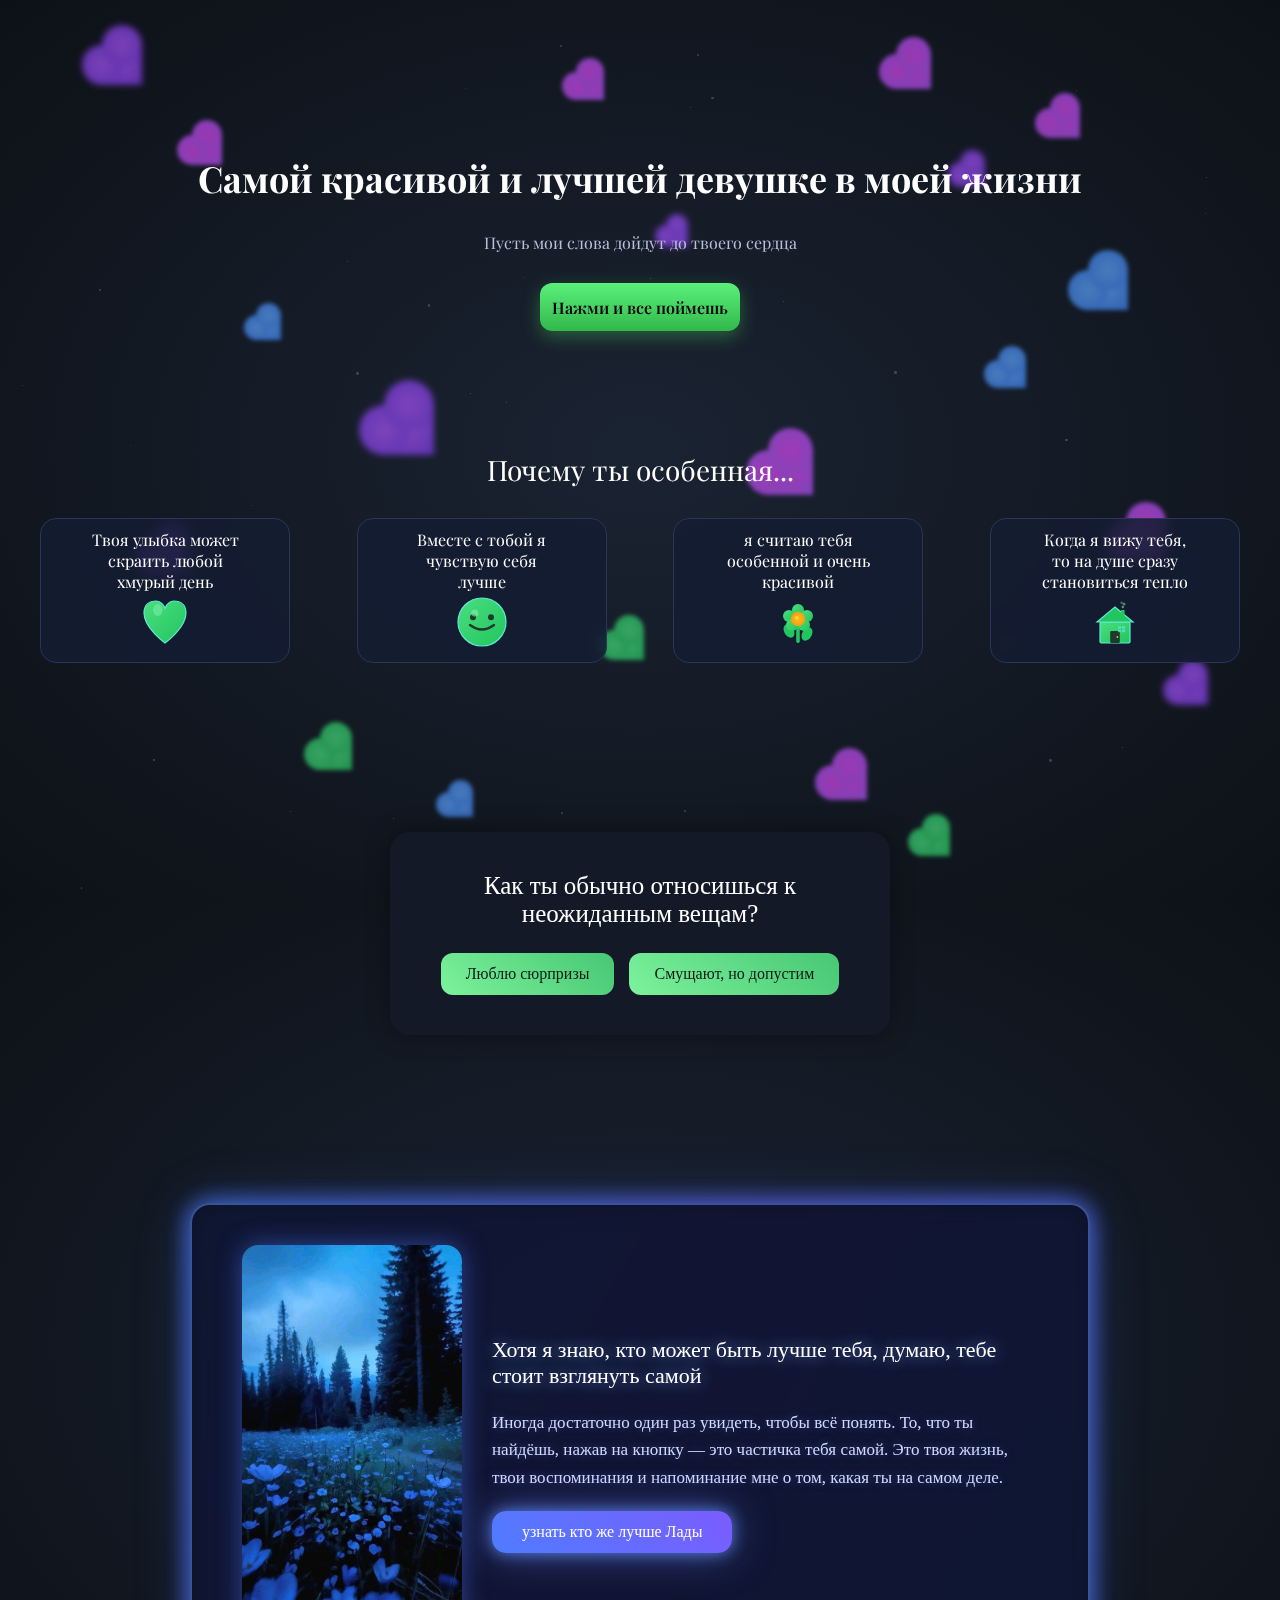
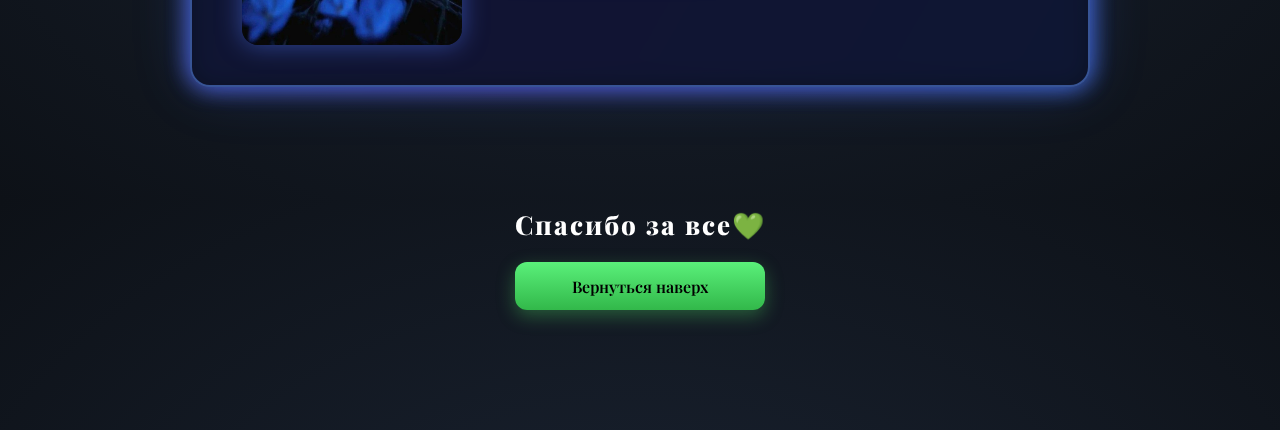
<file: index.html>
<!doctype html>
<html lang="en">
  <head>
    <meta charset="UTF-8" />
    <meta name="viewport" content="width=device-width, initial-scale=1.0" />
    <title>For My Lada</title>
    <link rel="icon" type="image/svg+xml" href="./img/heart.svg" />
    <link rel="stylesheet" href="./css/style.css" />
    <link rel="stylesheet" href="./css/reset.css" />
    <link rel="stylesheet" href="./fonts/fonts.css" />
  </head>
  <body class="main-wrapper">
    <div id="top"></div>
    <iframe
      id="background-layer"
      src="background.html"
      frameborder="0"
    ></iframe>
    <div class="background-container" id="bg"></div>
    <div class="content-layer">
      <header class="header">
        <h1>Самой красивой и лучшей девушке в моей жизни</h1>
        <h3>Пусть мои слова дойдут до твоего сердца</h3>
        <button type="button" id="loveBtn" class="main-btn">
          Нажми и все поймешь
        </button>
        <div id="loveOverlay" class="love-overlay">
          <div class="love-text-wrapper">
            <div id="loveText"></div>
          </div>
        </div>
      </header>
      <main>
        <section class="about-you">
          <h2>Почему ты особенная...</h2>
          <div class="card-wrapper">
            <div class="card-item">
              <p>Твоя улыбка может скраить любой хмурый день</p>
              <img
                class="green-heart"
                src="./img/green-heart.svg"
                alt="luv u"
              />
            </div>
            <div class="card-item">
              <p>Вместе с тобой я чувствую себя лучше</p>
              <img class="smile" src="./img/smile.svg" alt="luv u" />
            </div>
            <div class="card-item">
              <p>я считаю тебя особенной и очень красивой</p>
              <img class="flower" src="./img/flower.svg" alt="luv u" />
            </div>
            <div class="card-item">
              <p>Когда я вижу тебя, то на душе сразу становиться тепло</p>
              <img class="house" src="./img/house.svg" alt="luv u" />
            </div>
          </div>
        </section>
        <section class="quiz" id="quiz">
          <div class="quiz-window">
            <h2 id="question"></h2>
            <div class="quiz-buttons" id="buttons"></div>
          </div>
        </section>

        <section class="final hidden" id="final">
          <h2>Лада, ответь честно</h2>
          <div class="final-buttons">
            <button class="yes" id="yesBtn">Ты мне нравишься</button>
            <button class="no" id="noBtn">Ты мне не нравишься</button>
          </div>
          <div class="final-answer" id="finalAnswer"></div>
        </section>
        <section class="insta-block">
          <div class="insta-card">
            <img src="./img/вайб.jpg" alt="" />

            <div class="insta-content">
              <h2>
                Хотя я знаю, кто может быть лучше тебя, думаю, тебе стоит
                взглянуть самой
              </h2>

              <p>
                Иногда достаточно один раз увидеть, чтобы всё понять. То, что ты
                найдёшь, нажав на кнопку — это частичка тебя самой. Это твоя
                жизнь, твои воспоминания и напоминание мне о том, какая ты на
                самом деле.
              </p>

              <a
                href="https://www.instagram.com/lodddka/"
                target="_blank"
                class="insta-btn"
              >
                узнать кто же лучше Лады
              </a>
            </div>
          </div>
        </section>
      </main>
      <footer class="footer">
        <h2>Спасибо за все💚</h2>
        <a href="#top"
          ><button class="footer_button" type="button">
            Вернуться наверх
          </button></a
        >
      </footer>
    </div>
    <div id="popup" class="popup hidden"></div>
    <script src="./js/main.js"></script>
  </body>
</html>
</file>
<file: fonts/fonts.css>
@import url("https://fonts.googleapis.com/css2?family=Playfair+Display:ital,wght@0,400..900;1,400..900&display=swap");

@import url("https://fonts.googleapis.com/css2?family=Inter:ital,opsz,wght@0,14..32,100..900;1,14..32,100..900&family=Playfair+Display:ital,wght@0,400..900;1,400..900&display=swap");

@import url("https://fonts.googleapis.com/css2?family=Inter:ital,opsz,wght@0,14..32,100..900;1,14..32,100..900&family=Playfair+Display:ital,wght@0,400..900;1,400..900&family=Zalando+Sans+Expanded:ital,wght@0,200..900;1,200..900&display=swap");
</file>
<file: css/style.css>
@import url(./reset.css);
@import url(../fonts/fonts.css);

* {
  margin: 0;
  padding: 0;
  box-sizing: border-box;
}

body {
  width: 100vw;
  height: 100vh;
  background: radial-gradient(ellipse at center, #1a2332 0%, #0d1117 100%);
  position: relative;
}

.background {
  width: 100%;
  height: 100%;
  position: relative;
  overflow: hidden;
}

/* Звёздочки */
.star {
  position: absolute;
  background: #6b7280;
  border-radius: 50%;
  opacity: 0.5;
  animation: twinkle 3s infinite;
}

@keyframes twinkle {
  0%,
  100% {
    opacity: 0.3;
  }
  50% {
    opacity: 0.7;
  }
}

/* Сердечки */
.heart {
  position: absolute;
  animation: float 8s infinite ease-in-out;
  opacity: 0.7;
}

.heart::before,
.heart::after {
  content: "";
  position: absolute;
  width: 100%;
  height: 100%;
  background: inherit;
  border-radius: 50%;
}

.heart::before {
  left: -50%;
}

.heart::after {
  top: -50%;
}

/* Розовые сердечки */
.heart.pink {
  background: radial-gradient(circle, #d946ef 0%, #a855f7 100%);
  filter: blur(2px);
}

/* Фиолетовые сердечки */
.heart.purple {
  background: radial-gradient(circle, #a855f7 0%, #7c3aed 100%);
  filter: blur(3px);
}

/* Голубые сердечки */
.heart.blue {
  background: radial-gradient(circle, #60a5fa 0%, #3b82f6 100%);
  filter: blur(2px);
}

/* Зелёные сердечки */
.heart.green {
  background: radial-gradient(circle, #4ade80 0%, #22c55e 100%);
  filter: blur(2px);
}

@keyframes float {
  0%,
  100% {
    transform: translateY(0) translateX(0) rotate(0deg);
  }
  25% {
    transform: translateY(-20px) translateX(10px) rotate(5deg);
  }
  50% {
    transform: translateY(-10px) translateX(-10px) rotate(-5deg);
  }
  75% {
    transform: translateY(-30px) translateX(5px) rotate(3deg);
  }
}

.background-container {
  position: fixed;
  top: 0;
  left: 0;
  width: 100%;
  height: 100%;
  z-index: -1;
  background: radial-gradient(ellipse at center, #1a2332 0%, #0d1117 100%);
}

.content {
  position: relative;
  z-index: 1;
  padding: 20px;
}

.main-wrapper {
  max-width: 1200px;
  margin: 0 auto;
}

.header {
  font-family: "Playfair Display", sans-serif;
  display: flex;
  flex-direction: column;
  gap: 30px;
  text-align: center;
  margin-bottom: 120px;
}

.header h1 {
  color: #fff;
  font-size: 36px;
  font-weight: 700;
}

.header h3 {
  color: #b8c0d9;
}

/* Кнопка */

.love-overlay {
  position: fixed;
  inset: 0;
  background: radial-gradient(circle, #101b3a 0%, #050816 70%);
  display: flex;
  align-items: center;
  justify-content: center;
  z-index: 9999;
  opacity: 0;
  pointer-events: none;
  transition: 0.6s ease;
}

.love-overlay.active {
  opacity: 1;
  pointer-events: all;
}

.love-text-wrapper {
  max-width: 90vw;
  overflow: hidden;
  display: flex;
  justify-content: center;
}

#loveText {
  position: relative;
  font-family: "Playfair Display", serif;
  font-size: 64px;
  color: #4cd964;
  letter-spacing: 2px;

  display: inline-block;
  white-space: nowrap;

  transform: translateZ(0);
  backface-visibility: hidden;
}

#loveText::after {
  content: attr(data-text);
  position: absolute;
  left: 0;
  top: 0;
  color: #4cd964;
  filter: blur(12px);
  opacity: 0.7;
  z-index: -1;
}

#loveBtn {
  background: linear-gradient(180deg, #5af07a 0%, #32b84a 100%);
  border-radius: 12px;
  font-weight: 600;
  box-shadow: 0 6px 18px rgba(76, 217, 100, 0.35);
  max-width: 200px;
  margin: 0 auto;
  width: 100%;
  height: 48px;
}

/*Карточки */

.about-you {
  font-family: "Playfair Display", serif;
  display: flex;
  flex-direction: column;
  gap: 30px;
  text-align: center;
}

.about-you h2 {
  color: #fff;
  font-size: 28px;
  font-weight: 400;
}

.card-wrapper {
  display: flex;
  justify-content: space-between;
  flex-wrap: wrap;
  gap: 30px;
}

.card-item {
  max-width: 250px;
  max-height: 150px;
  padding: 10px 50px;
  background: rgba(20, 28, 51, 0.85);
  border: 1px solid #2a3558;
  border-radius: 16px;
  backdrop-filter: blur(6px);
  text-align: start;
  color: #fff;
  align-items: center;
  display: flex;
  flex-direction: column;
  align-items: center;
  justify-content: center;
  text-align: center;
}

/*Тестовый интерактив */

.quiz {
  display: flex;
  justify-content: center;
  align-items: center;
  min-height: 60vh;
}

.quiz-window {
  background: rgba(20, 25, 40, 0.9);
  padding: 40px;
  border-radius: 20px;
  text-align: center;
  max-width: 500px;
  width: 100%;
  box-shadow: 0 0 25px rgba(0, 0, 0, 0.4);
}

.quiz-window h2 {
  color: white;
  margin-bottom: 25px;
}

.quiz-buttons {
  display: flex;
  gap: 15px;
  justify-content: center;
  flex-wrap: wrap;
}

.quiz-buttons button,
.final-buttons button {
  padding: 12px 25px;
  border: none;
  border-radius: 12px;
  cursor: pointer;
  font-size: 16px;
  transition: 0.2s;
}

.quiz-buttons button {
  background: linear-gradient(45deg, #7cf29c, #48c774);
  color: #0f1a12;
}

.quiz-buttons button:hover {
  transform: scale(1.05);
}

.final {
  text-align: center;
  margin-top: 80px;
  margin-bottom: 150px;
}

.final h2 {
  color: white;
  margin-bottom: 20px;
}

.final-buttons {
  display: flex;
  justify-content: center;
  gap: 20px;
  margin-bottom: 40px;
}

.final-answer {
  color: white;
  font-size: 20px;
  line-height: 1.6;
  opacity: 0;
  transform: translateY(10px);
  transition: 0.4s;
}

.final-answer.show {
  opacity: 1;
  transform: translateY(0);
}

.final .yes {
  background: #4caf50;
  color: white;
}

.final .no {
  background: #8b1a1a;
  color: white;
}

.hidden {
  display: none;
}

.final h2 {
  font-size: 30px;
}

/*instagram*/

.insta-block {
  display: flex;
  justify-content: center;
  margin-bottom: 120px;
}

.insta-card {
  display: flex;
  gap: 30px;
  align-items: center;
  background: rgba(10, 15, 35, 0.9);
  padding: 40px 50px;
  border-radius: 20px;
  max-width: 900px;
  position: relative;
  box-shadow:
    0 0 25px rgba(70, 120, 255, 0.4),
    0 0 60px rgba(70, 120, 255, 0.2);
  border: 2px solid rgba(100, 150, 255, 0.5);
}

.insta-card::before {
  content: "";
  position: absolute;
  inset: -3px;
  border-radius: 22px;
  background: linear-gradient(120deg, #4f7cff, #7b5cff, #4f7cff);
  filter: blur(12px);
  z-index: -1;
  opacity: 0.7;
}

.insta-card img {
  width: 220px;
  height: 360px;
  object-fit: cover;
  border-radius: 16px;
  box-shadow: 0 0 25px rgba(80, 120, 255, 0.5);
  flex-shrink: 0;
}

.insta-content {
  display: flex;
  flex-direction: column;
  gap: 20px;
}

.insta-card h2 {
  color: #ffffff;
  font-size: 26px;
  margin: 0;
  text-shadow: 0 0 15px rgba(120, 160, 255, 0.8);
}

.insta-card p {
  color: #d0d8ff;
  font-size: 17px;
  line-height: 1.6;
  margin: 0;
  text-shadow: 0 0 10px rgba(100, 140, 255, 0.4);
}

.insta-btn {
  display: inline-block;
  padding: 12px 30px;
  border-radius: 14px;
  background: linear-gradient(45deg, #4f7cff, #7b5cff);
  color: white;
  font-size: 16px;
  text-decoration: none;
  box-shadow:
    0 0 15px rgba(100, 140, 255, 0.8),
    0 0 40px rgba(100, 140, 255, 0.5);
  transition: 0.3s;
  align-self: flex-start;
}

.insta-btn:hover {
  transform: scale(1.05);
  box-shadow:
    0 0 25px rgba(130, 170, 255, 1),
    0 0 60px rgba(130, 170, 255, 0.8);
}

/*футер*/

.footer {
  font-family: "Playfair Display", sans-serif;
  padding-bottom: 120px;
  display: flex;
  flex-direction: column;
  gap: 20px;
  text-align: center;
  justify-content: center;
  align-items: center;
}

.footer h2 {
  color: #fff;
  font-size: 26px;
  font-weight: 800;
  letter-spacing: 2px;
}

.footer_button {
  color: #000;
  background: linear-gradient(180deg, #5af07a 0%, #32b84a 100%);
  border-radius: 12px;
  font-weight: 600;
  box-shadow: 0 6px 18px rgba(76, 217, 100, 0.35);
  height: 48px;
  width: 250px;
}

#question {
  font-size: 25px;
}

/*Адаптация под ноутбуки 1024px*/

@media (max-width: 1024px) {
  .insta-card {
    flex-direction: column;
    padding: 30px 25px;
    gap: 25px;
    max-width: 90%;
  }

  .insta-card img {
    width: 100%;
    max-width: 350px;
    height: 450px;
  }

  .insta-content {
    text-align: center;
    gap: 15px;
  }

  .insta-card h2 {
    font-size: 24px;
  }

  .insta-card p {
    font-size: 16px;
  }

  .insta-btn {
    align-self: center;
  }
}

/* Адаптация под планшет 768px */

@media (max-width: 768px) {
  .content {
    padding: 20px;
  }

  .header {
    margin-bottom: 60px;
    gap: 25px;
  }

  .header h1 {
    font-size: 30px;
  }

  .header h3 {
    font-size: 16px;
  }

  #loveBtn {
    width: 100%;
    max-width: 320px;
  }

  .about-you {
    margin-bottom: 60px;
  }

  .about-you h2 {
    font-size: 24px;
  }

  .card-wrapper {
    flex-direction: column;
    align-items: center;
    gap: 20px;
  }

  .card-item {
    max-width: 100%;
    width: 100%;
    max-height: none;
    padding: 20px 30px;
  }

  .love-heart-section {
    margin-bottom: 60px;
    padding: 40px 0;
  }

  .glow-heart {
    width: 280px;
    height: 250px;
  }

  .glow-heart::before,
  .glow-heart::after {
    width: 280px;
    height: 250px;
  }

  .glow-heart::before {
    top: -140px;
  }

  .glow-heart::after {
    left: 140px;
  }

  .heart-text {
    width: 220px;
    left: 30px;
    top: 90px;
    font-size: 19px;
  }

  .chose-block {
    margin-bottom: 60px;
  }

  .chose-block h2 {
    font-size: 24px;
  }

  .chose-block p {
    font-size: 15px;
  }

  .buttons {
    flex-direction: column;
    width: 100%;
    align-items: center;
  }

  .buttons .btn-yes,
  .buttons .btn-no {
    width: 100%;
    max-width: 320px;
  }

  .footer {
    margin-bottom: 60px;
  }

  .footer h2 {
    font-size: 24px;
  }

  .footer_button {
    width: 100%;
    max-width: 320px;
    padding: 0 28px;
  }

  #loveText {
    font-size: 48px;
  }

  .popup {
    font-size: 24px;
  }
}

.insta-card img {
  max-width: 300px;
  height: 400px;
}

.insta-card h2 {
  font-size: 22px;
}

/* Адаптация под телефон 375px */

@media (max-width: 375px) {
  .content {
    padding: 10px;
  }

  .header {
    margin-bottom: 30px;
    gap: 15px;
  }

  .header h1 {
    font-size: 22px;
    line-height: 1.3;
  }

  .header h3 {
    font-size: 13px;
    line-height: 1.4;
  }

  #loveBtn {
    width: 100%;
    max-width: 100%;
    height: 42px;
    font-size: 15px;
  }

  .about-you {
    margin-bottom: 30px;
    gap: 20px;
  }

  .about-you h2 {
    font-size: 18px;
    line-height: 1.3;
  }

  .card-wrapper {
    gap: 12px;
  }

  .card-item {
    padding: 12px 20px;
    font-size: 13px;
    line-height: 1.4;
    max-height: none;
  }

  .love-heart-section {
    margin-bottom: 30px;
    padding: 20px 0;
  }

  .glow-heart {
    width: 200px;
    height: 180px;
  }

  .glow-heart::before,
  .glow-heart::after {
    width: 200px;
    height: 180px;
  }

  .glow-heart::before {
    top: -100px;
  }

  .glow-heart::after {
    left: 100px;
  }

  .heart-text {
    width: 160px;
    left: 20px;
    top: 65px;
    font-size: 14px;
    line-height: 1.3;
  }

  .chose-block {
    margin-bottom: 30px;
    gap: 12px;
  }

  .chose-block h2 {
    font-size: 18px;
    line-height: 1.3;
  }

  .chose-block p {
    font-size: 13px;
    line-height: 1.4;
  }

  .buttons {
    gap: 12px;
  }

  .buttons .btn-yes,
  .buttons .btn-no {
    width: 100%;
    max-width: 100%;
    height: 42px;
    padding: 0 15px;
    font-size: 15px;
  }

  .footer {
    margin-bottom: 30px;
    gap: 12px;
  }

  .footer h2 {
    font-size: 18px;
    line-height: 1.3;
  }

  .footer_button {
    width: 100%;
    max-width: 100%;
    height: 42px;
    font-size: 15px;
  }

  #loveText {
    font-size: 32px;
  }

  .popup {
    font-size: 18px;
    padding: 15px;
    line-height: 1.4;
  }

  .background-container {
    margin: 0 auto;
  }

  .insta-block {
    margin-bottom: 60px;
  }

  .insta-card {
    padding: 20px 15px;
    gap: 20px;
    max-width: 95%;
  }

  .insta-card img {
    max-width: 100%;
    height: 350px;
  }

  .insta-card h2 {
    font-size: 20px;
  }

  .insta-card p {
    font-size: 15px;
    line-height: 1.5;
  }

  .insta-btn {
    padding: 10px 25px;
    font-size: 15px;
  }
}
</file>
